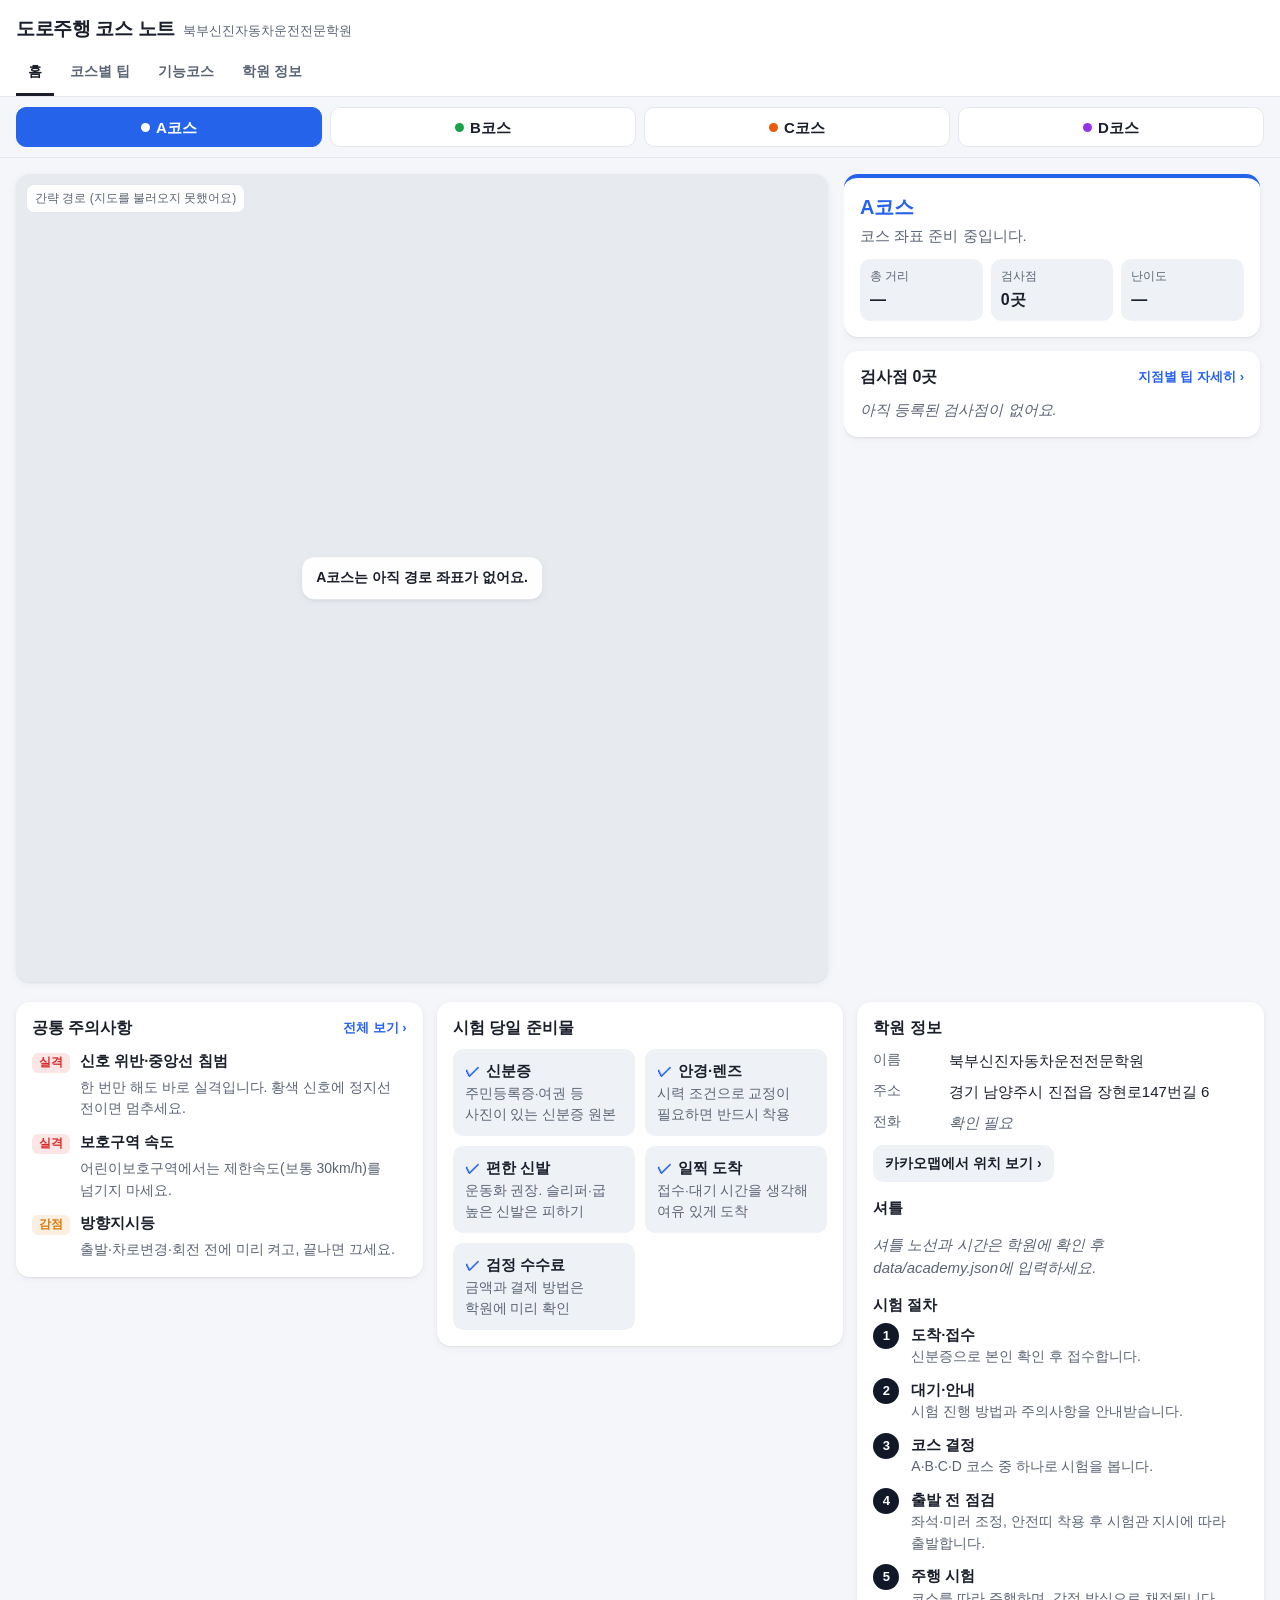
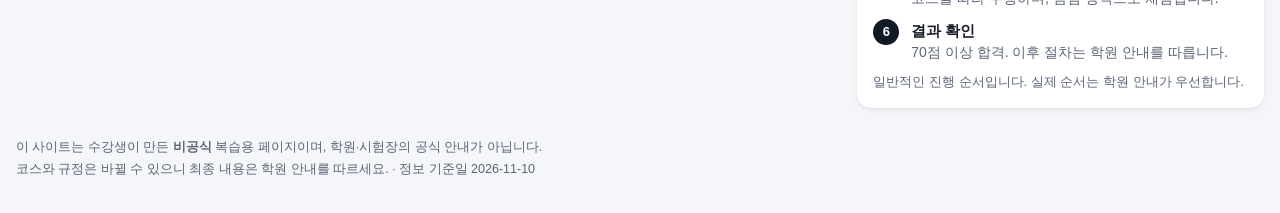
<file: index.html>
<!DOCTYPE html>
<html lang="ko">
<head>
  <meta charset="utf-8">
  <meta name="viewport" content="width=device-width, initial-scale=1, viewport-fit=cover">
  <title>도로주행 코스 노트</title>
  <meta name="description" content="북부신진자동차운전전문학원 도로주행 A·B·C·D 코스와 검사점, 시험 팁을 빠르게 복습하는 비공식 안내 페이지">
  <meta name="theme-color" content="#ffffff">
  <link rel="stylesheet" href="css/style.css">
</head>
<body>
  <header class="site-header">
    <div class="site-header__inner">
      <a class="brand" href="./">
        <span class="brand__title">도로주행 코스 노트</span>
        <span class="brand__sub">북부신진자동차운전전문학원</span>
      </a>
      <nav class="page-nav" aria-label="페이지">
        <a href="./" aria-current="page">홈</a>
        <a href="tips.html">코스별 팁</a>
        <a href="function.html">기능코스</a>
        <a href="#academy">학원 정보</a>
      </nav>
    </div>
  </header>

  <div class="course-tabs">
    <div class="course-tabs__inner" id="course-tabs" aria-label="코스 선택"></div>
  </div>

  <main>
    <div class="course-layout">
      <div class="map-wrap" id="map-wrap">
        <div class="map-status" id="map-status">지도를 불러오는 중…</div>
        <div class="map" id="map"></div>
        <div class="map-info" id="map-info" hidden aria-live="polite">
          <div class="map-info__title" id="map-info-title"></div>
          <div class="map-info__tip" id="map-info-tip"></div>
          <button type="button" class="map-info__close" id="map-info-close" aria-label="닫기">×</button>
        </div>
      </div>

      <div class="panel" id="panel">
        <section class="card summary" id="summary" aria-live="polite"></section>
        <section class="card" aria-labelledby="cp-title">
          <h2 class="card__title"><span id="cp-title">검사점</span><a id="tips-link" href="tips.html">지점별 팁 자세히 ›</a></h2>
          <ol class="cp-list" id="cp-list"></ol>
        </section>
      </div>
    </div>

    <div class="sections">
      <section class="card" aria-labelledby="caution-title">
        <h2 class="card__title"><span id="caution-title">공통 주의사항</span><a href="tips.html#common">전체 보기 ›</a></h2>
        <ul class="caution-list" id="caution-preview"></ul>
      </section>

      <section class="card" aria-labelledby="prep-title">
        <h2 class="card__title" id="prep-title">시험 당일 준비물</h2>
        <ul class="prep-list" id="prep-list"></ul>
      </section>

      <section class="card" id="academy" aria-labelledby="academy-title">
        <h2 class="card__title" id="academy-title">학원 정보</h2>
        <div id="academy-body"></div>
      </section>
    </div>
  </main>

  <footer class="site-footer">
    <p>이 사이트는 수강생이 만든 <strong>비공식</strong> 복습용 페이지이며, 학원·시험장의 공식 안내가 아닙니다.</p>
    <p>코스와 규정은 바뀔 수 있으니 최종 내용은 학원 안내를 따르세요. · 정보 기준일 <span id="updated-at">-</span></p>
  </footer>

  <script src="js/config.js"></script>
  <script src="js/common.js"></script>
  <script src="js/shared.js"></script>
  <script src="js/main.js"></script>
</body>
</html>
</file>
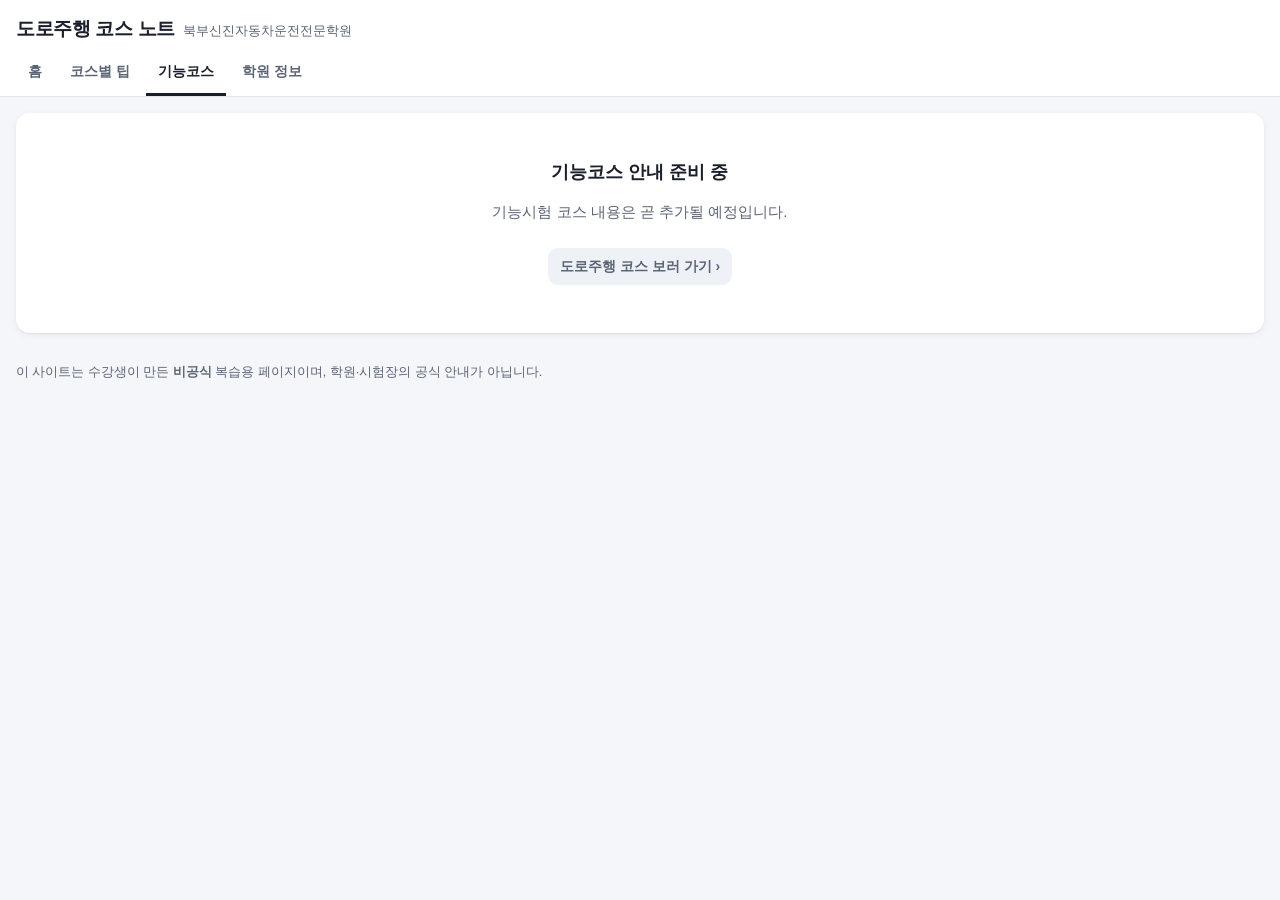
<file: function.html>
<!DOCTYPE html>
<html lang="ko">
<head>
  <meta charset="utf-8">
  <meta name="viewport" content="width=device-width, initial-scale=1, viewport-fit=cover">
  <title>기능코스 안내</title>
  <meta name="theme-color" content="#ffffff">
  <link rel="stylesheet" href="css/style.css">
</head>
<body>
  <header class="site-header">
    <div class="site-header__inner">
      <a class="brand" href="./">
        <span class="brand__title">도로주행 코스 노트</span>
        <span class="brand__sub">북부신진자동차운전전문학원</span>
      </a>
      <nav class="page-nav" aria-label="페이지">
        <a href="./">홈</a>
        <a href="tips.html">코스별 팁</a>
        <a href="function.html" aria-current="page">기능코스</a>
        <a href="./#academy">학원 정보</a>
      </nav>
    </div>
  </header>

  <main class="sections" style="padding-top:16px">
    <section class="card empty span-2">
      <h1 class="empty__title">기능코스 안내 준비 중</h1>
      <p>기능시험 코스 내용은 곧 추가될 예정입니다.</p>
      <a class="link-btn" href="./">도로주행 코스 보러 가기 ›</a>
    </section>
  </main>

  <footer class="site-footer">
    <p>이 사이트는 수강생이 만든 <strong>비공식</strong> 복습용 페이지이며, 학원·시험장의 공식 안내가 아닙니다.</p>
  </footer>
</body>
</html>
</file>
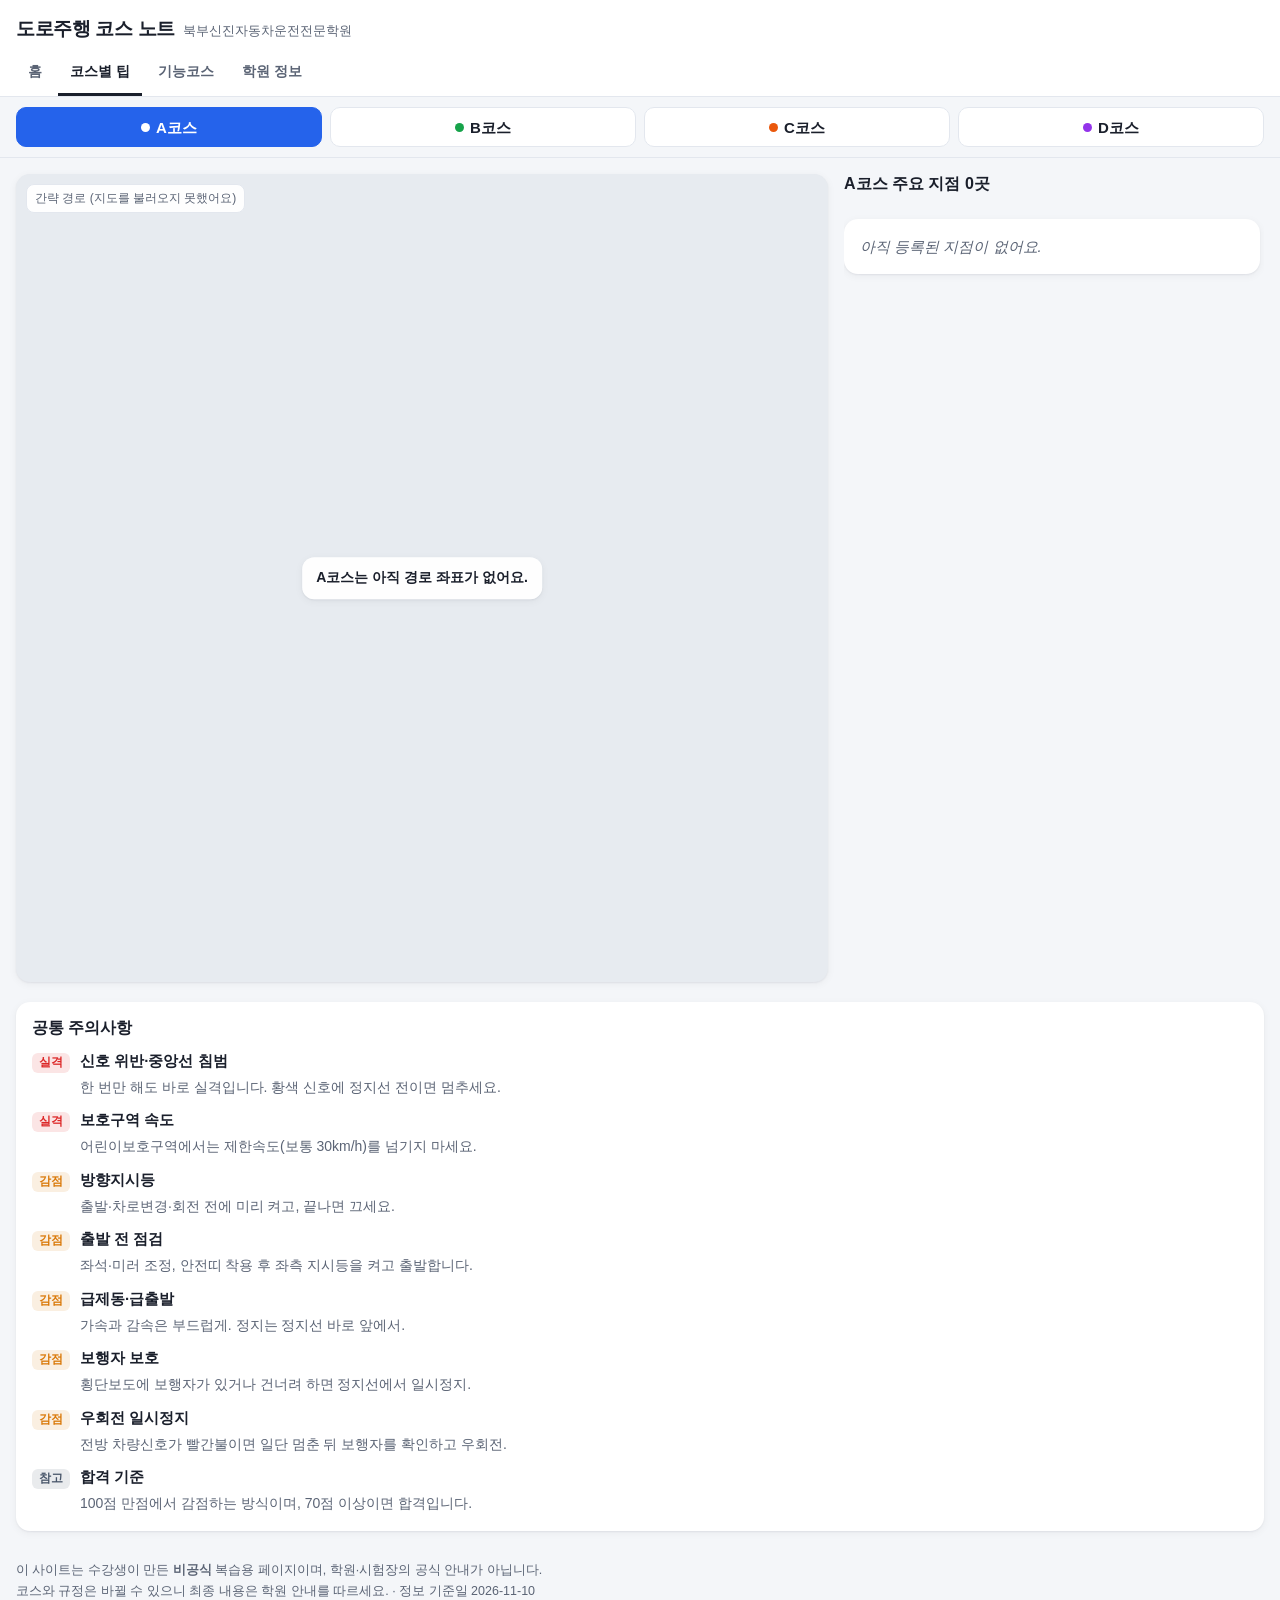
<file: tips.html>
<!DOCTYPE html>
<html lang="ko">
<head>
  <meta charset="utf-8">
  <meta name="viewport" content="width=device-width, initial-scale=1, viewport-fit=cover">
  <title>코스별 지점 팁</title>
  <meta name="description" content="도로주행 A·B·C·D 코스의 주요 지점과 지점별 주의사항">
  <meta name="theme-color" content="#ffffff">
  <link rel="stylesheet" href="css/style.css">
</head>
<body>
  <header class="site-header">
    <div class="site-header__inner">
      <a class="brand" href="./">
        <span class="brand__title">도로주행 코스 노트</span>
        <span class="brand__sub">북부신진자동차운전전문학원</span>
      </a>
      <nav class="page-nav" aria-label="페이지">
        <a href="./">홈</a>
        <a href="tips.html" aria-current="page">코스별 팁</a>
        <a href="function.html">기능코스</a>
        <a href="./#academy">학원 정보</a>
      </nav>
    </div>
  </header>

  <div class="course-tabs">
    <div class="course-tabs__inner" id="course-tabs" aria-label="코스 선택"></div>
  </div>

  <main>
    <div class="course-layout">
      <div class="map-wrap" id="map-wrap">
        <div class="map-status" id="map-status">지도를 불러오는 중…</div>
        <div class="map" id="map"></div>
      </div>

      <div class="panel" id="panel">
        <h2 class="card__title" id="points-title">주요 지점</h2>
        <ol class="point-list" id="point-list"></ol>
      </div>
    </div>

    <div class="sections">
      <section class="card span-2" id="common" aria-labelledby="common-title">
        <h2 class="card__title" id="common-title">공통 주의사항</h2>
        <ul class="caution-list" id="caution-list"></ul>
      </section>
    </div>
  </main>

  <footer class="site-footer">
    <p>이 사이트는 수강생이 만든 <strong>비공식</strong> 복습용 페이지이며, 학원·시험장의 공식 안내가 아닙니다.</p>
    <p>코스와 규정은 바뀔 수 있으니 최종 내용은 학원 안내를 따르세요. · 정보 기준일 <span id="updated-at">-</span></p>
  </footer>

  <script src="js/config.js"></script>
  <script src="js/common.js"></script>
  <script src="js/shared.js"></script>
  <script src="js/tips.js"></script>
</body>
</html>
</file>
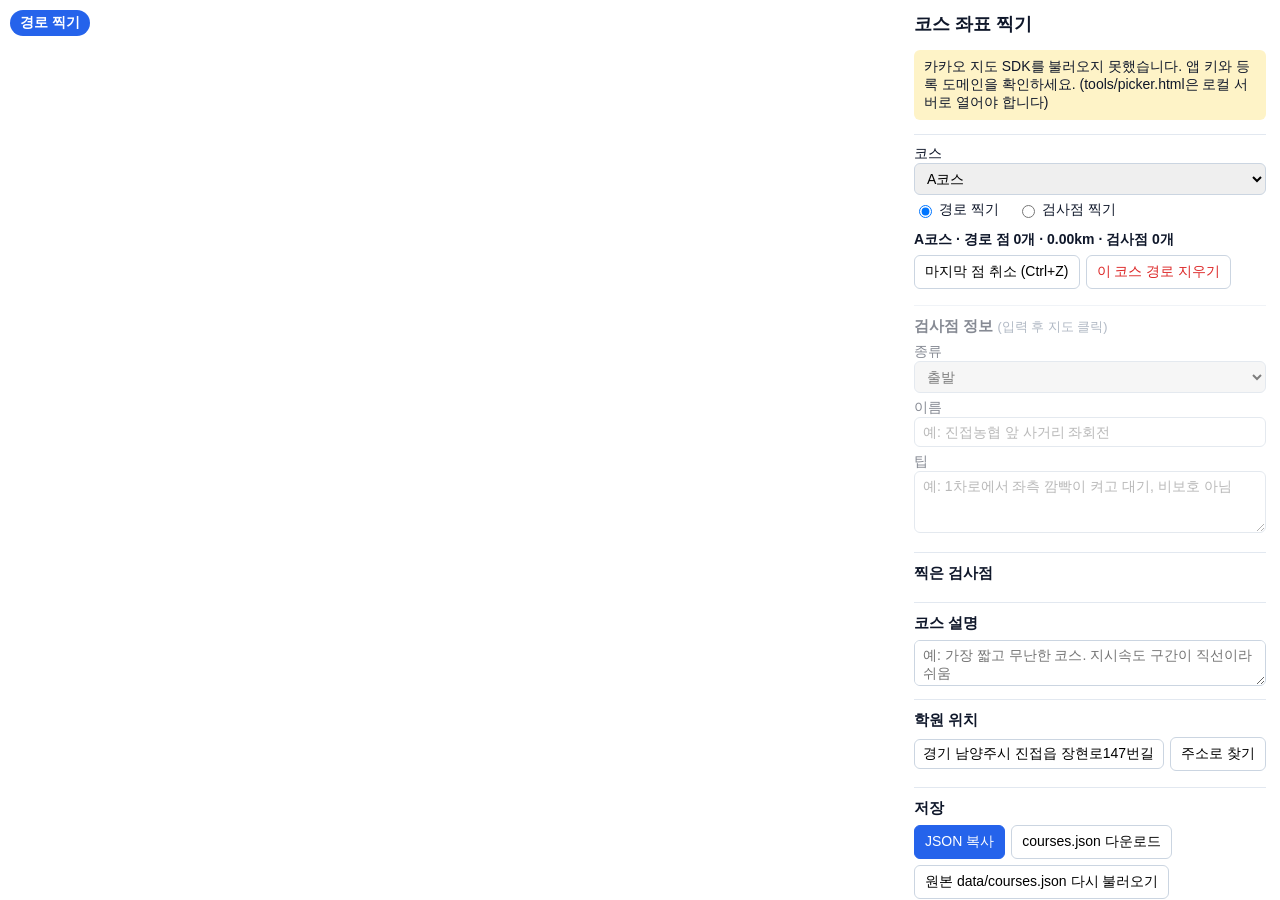
<file: tools/picker.html>
<!doctype html>
<html lang="ko">
<head>
  <meta charset="utf-8">
  <meta name="viewport" content="width=device-width, initial-scale=1">
  <meta name="robots" content="noindex">
  <title>코스 좌표 찍기 도구</title>
  <link rel="stylesheet" href="picker.css">
</head>
<body>
  <div class="wrap">
    <div class="map-area">
      <div id="map"></div>
      <div id="mode-badge" class="mode-badge">경로 찍기</div>
    </div>

    <aside class="side">
      <h1>코스 좌표 찍기</h1>
      <p id="msg" class="msg" hidden></p>

      <section>
        <label>코스
          <select id="course"></select>
        </label>
        <div class="row">
          <label class="radio"><input type="radio" name="mode" value="path" checked> 경로 찍기</label>
          <label class="radio"><input type="radio" name="mode" value="checkpoint"> 검사점 찍기</label>
        </div>
        <p id="stats" class="stats"></p>
        <div class="row">
          <button id="undo" type="button">마지막 점 취소 (Ctrl+Z)</button>
          <button id="clear-path" type="button" class="danger">이 코스 경로 지우기</button>
        </div>
      </section>

      <section id="cp-form" class="cp-form">
        <h2>검사점 정보 <small>(입력 후 지도 클릭)</small></h2>
        <label>종류 <select id="cp-type"></select></label>
        <label>이름 <input id="cp-label" type="text" placeholder="예: 진접농협 앞 사거리 좌회전"></label>
        <label>팁 <textarea id="cp-tip" rows="3" placeholder="예: 1차로에서 좌측 깜빡이 켜고 대기, 비보호 아님"></textarea></label>
      </section>

      <section>
        <h2>찍은 검사점</h2>
        <p id="cp-count" class="hint"></p>
        <ol id="cp-list" class="cp-list"></ol>
      </section>

      <section>
        <h2>코스 설명</h2>
        <textarea id="summary" rows="2" placeholder="예: 가장 짧고 무난한 코스. 지시속도 구간이 직선이라 쉬움"></textarea>
      </section>

      <section>
        <h2>학원 위치</h2>
        <div class="row">
          <input id="address" type="text">
          <button id="geocode" type="button">주소로 찾기</button>
        </div>
      </section>

      <section>
        <h2>저장</h2>
        <div class="row">
          <button id="copy" type="button" class="primary">JSON 복사</button>
          <button id="download" type="button">courses.json 다운로드</button>
        </div>
        <div class="row">
          <button id="reload" type="button">원본 data/courses.json 다시 불러오기</button>
        </div>
        <textarea id="output" rows="8" readonly></textarea>
        <p class="hint">작업 내용은 이 브라우저에 자동 임시저장됩니다.</p>
      </section>
    </aside>
  </div>

  <script src="../js/config.js"></script>
  <script src="../js/common.js"></script>
  <script src="picker.js"></script>
</body>
</html>
</file>
<file: css/style.css>
/* ===== Tokens ===== */
:root {
  --bg: #f4f6f9;
  --surface: #ffffff;
  --text: #1a1f2b;
  --muted: #5b6475;
  --line: #e3e7ee;
  --soft: #eef2f7;
  --course: #2563eb;          /* 선택 코스 색 (JS가 갱신) */
  --course-soft: #e8efff;
  --danger: #dc2626;
  --warn: #d97706;
  --radius: 14px;
  --shadow: 0 1px 2px rgba(16, 24, 40, .06), 0 2px 8px rgba(16, 24, 40, .05);
  --tabs-h: 60px;
  --font: -apple-system, BlinkMacSystemFont, "Apple SD Gothic Neo", "Pretendard", "Noto Sans KR", "Malgun Gothic", sans-serif;
}

* { box-sizing: border-box; }
html { -webkit-text-size-adjust: 100%; scroll-padding-top: calc(var(--tabs-h) + 8px); }
body {
  margin: 0;
  background: var(--bg);
  color: var(--text);
  font-family: var(--font);
  font-size: 15px;
  line-height: 1.55;
  word-break: keep-all;
}
a { color: inherit; }
button { font: inherit; color: inherit; }
h1, h2, h3 { margin: 0; line-height: 1.3; }
.sr-only { position: absolute; width: 1px; height: 1px; overflow: hidden; clip: rect(0 0 0 0); white-space: nowrap; }

/* ===== Header ===== */
.site-header {
  background: var(--surface);
  border-bottom: 1px solid var(--line);
}
.site-header__inner {
  max-width: 1280px;
  margin: 0 auto;
  padding: 14px 16px 0;
}
.brand { display: flex; align-items: baseline; gap: 8px; flex-wrap: wrap; text-decoration: none; }
.brand__title { font-size: 19px; font-weight: 800; letter-spacing: -.02em; }
.brand__sub { font-size: 13px; color: var(--muted); }

.page-nav { display: flex; gap: 4px; margin-top: 10px; overflow-x: auto; scrollbar-width: none; }
.page-nav::-webkit-scrollbar { display: none; }
.page-nav a {
  flex: none;
  padding: 8px 12px 10px;
  font-size: 14px;
  font-weight: 600;
  color: var(--muted);
  text-decoration: none;
  border-bottom: 3px solid transparent;
}
.page-nav a[aria-current="page"] { color: var(--text); border-bottom-color: var(--text); }

/* ===== Course tabs (sticky) ===== */
.course-tabs {
  position: sticky;
  top: 0;
  z-index: 50;
  background: rgba(244, 246, 249, .94);
  backdrop-filter: saturate(1.4) blur(8px);
  -webkit-backdrop-filter: saturate(1.4) blur(8px);
  border-bottom: 1px solid var(--line);
}
.course-tabs__inner {
  max-width: 1280px;
  margin: 0 auto;
  padding: 10px 16px;
  display: grid;
  grid-template-columns: repeat(4, 1fr);
  gap: 8px;
}
.course-tab {
  height: 40px;
  border: 1.5px solid var(--line);
  border-radius: 10px;
  background: var(--surface);
  font-weight: 700;
  font-size: 15px;
  cursor: pointer;
  display: inline-flex;
  align-items: center;
  justify-content: center;
  gap: 6px;
  transition: background .15s, border-color .15s, color .15s;
}
.course-tab__dot { width: 9px; height: 9px; border-radius: 50%; background: var(--c); }
.course-tab[aria-selected="true"] { background: var(--c); border-color: var(--c); color: #fff; }
.course-tab[aria-selected="true"] .course-tab__dot { background: #fff; }
.course-tab:focus-visible { outline: 3px solid var(--c); outline-offset: 2px; }

/* ===== Course layout: map + panel ===== */
.course-layout { max-width: 1280px; margin: 0 auto; }
.map-wrap { position: relative; height: 50vh; min-height: 280px; background: #e7ebf0; isolation: isolate; }
.map { position: absolute; inset: 0; }
.map-status {
  position: absolute; inset: 0; display: grid; place-items: center;
  color: var(--muted); font-size: 14px; z-index: 1;
}
.map-notice {
  position: absolute; left: 10px; top: 10px; z-index: 3;
  background: rgba(255, 255, 255, .94); border: 1px solid var(--line);
  border-radius: 8px; padding: 4px 8px; font-size: 12px; color: var(--muted);
  pointer-events: none;
}
.map-empty {
  position: absolute; left: 50%; top: 50%; transform: translate(-50%, -50%); z-index: 3;
  background: rgba(255, 255, 255, .96); border-radius: 12px; box-shadow: var(--shadow);
  padding: 10px 14px; font-size: 14px; font-weight: 600; white-space: nowrap; pointer-events: none;
}
.map-empty[hidden] { display: none; }
.map-info {
  position: absolute; left: 10px; right: 10px; bottom: 10px; z-index: 3;
  background: var(--surface); border-radius: 12px; box-shadow: 0 4px 16px rgba(16, 24, 40, .18);
  padding: 10px 40px 10px 12px; font-size: 14px;
}
.map-info[hidden] { display: none; }
.map-info__title { font-weight: 700; display: flex; align-items: center; gap: 6px; flex-wrap: wrap; }
.map-info__tip { color: var(--muted); margin-top: 2px; }
.map-info__close {
  position: absolute; right: 4px; top: 4px; width: 32px; height: 32px;
  border: 0; background: none; font-size: 20px; color: var(--muted); cursor: pointer;
}

.panel { padding: 16px; display: grid; gap: 14px; align-content: start; }

/* ===== Map pins (Kakao overlay & fallback SVG share look) ===== */
.pin {
  width: 30px; height: 30px; border-radius: 50%;
  background: var(--c, var(--course)); color: #fff; border: 2.5px solid #fff;
  font-weight: 800; font-size: 14px; line-height: 1;
  display: grid; place-items: center; cursor: pointer; padding: 0;
  box-shadow: 0 2px 6px rgba(0, 0, 0, .3);
  transition: transform .15s;
}
.pin.is-active { transform: scale(1.3); box-shadow: 0 0 0 4px rgba(255, 255, 255, .7), 0 3px 10px rgba(0, 0, 0, .35); }
.endpoint {
  padding: 4px 9px; border-radius: 999px; background: #111827; color: #fff;
  font-size: 12px; font-weight: 700; white-space: nowrap; box-shadow: 0 2px 6px rgba(0, 0, 0, .3);
}
.fallback-svg { width: 100%; height: 100%; display: block; }
.fallback-svg .fb-pin { cursor: pointer; outline: none; }
.fallback-svg .fb-pin:focus-visible circle { stroke: #111827; }
.fallback-svg .fb-pin.is-active circle { stroke-width: 5; r: 20; }

/* ===== Cards ===== */
.card {
  background: var(--surface);
  border-radius: var(--radius);
  box-shadow: var(--shadow);
  padding: 16px;
}
.card__title { font-size: 16px; font-weight: 800; margin-bottom: 10px; display: flex; align-items: center; justify-content: space-between; gap: 8px; }
.card__title a { font-size: 13px; font-weight: 600; color: var(--course); text-decoration: none; white-space: nowrap; }
.card__title a:hover { text-decoration: underline; }

/* Summary */
.summary { border-top: 4px solid var(--course); }
.summary__name { font-size: 20px; font-weight: 800; color: var(--course); }
.summary__desc { margin: 4px 0 12px; color: var(--muted); }
.stats { display: grid; grid-template-columns: repeat(3, 1fr); gap: 8px; margin: 0; }
.stat { background: var(--soft); border-radius: 10px; padding: 8px 10px; }
.stat dt { font-size: 12px; color: var(--muted); }
.stat dd { margin: 2px 0 0; font-size: 16px; font-weight: 800; white-space: nowrap; }
.stars { color: #f59e0b; letter-spacing: 1px; }
.stars .off { color: #d6dbe3; }

/* Checkpoint list */
.cp-list { list-style: none; margin: 0; padding: 0; display: grid; gap: 6px; }
.cp {
  width: 100%; text-align: left; cursor: pointer;
  display: grid; grid-template-columns: 30px 1fr; gap: 10px; align-items: start;
  padding: 10px; border-radius: 12px; border: 1.5px solid transparent; background: var(--soft);
  transition: border-color .15s, background .15s;
}
.cp:hover { background: var(--course-soft); }
.cp.is-active { border-color: var(--course); background: var(--course-soft); }
.cp:focus-visible { outline: 3px solid var(--course); outline-offset: 2px; }
.cp__no {
  width: 28px; height: 28px; border-radius: 50%; background: var(--course); color: #fff;
  font-weight: 800; font-size: 14px; display: grid; place-items: center;
}
.cp__head { display: flex; align-items: center; gap: 6px; flex-wrap: wrap; }
.cp__name { font-weight: 700; }
.cp__tip { display: block; color: var(--muted); font-size: 14px; margin-top: 2px; }

.badge {
  display: inline-block; padding: 1px 7px; border-radius: 6px;
  font-size: 11.5px; font-weight: 700; color: var(--b, #475569);
  background: color-mix(in srgb, var(--b, #475569) 12%, white);
  white-space: nowrap;
}
.badge--실격 { --b: var(--danger); }
.badge--감점 { --b: var(--warn); }
.badge--참고 { --b: #475569; }

/* ===== Below sections ===== */
.sections { max-width: 1280px; margin: 0 auto; padding: 0 16px 8px; display: grid; gap: 14px; align-items: start; }

.caution-list, .prep-list, .steps { list-style: none; margin: 0; padding: 0; display: grid; gap: 10px; }
.caution { display: grid; grid-template-columns: auto 1fr; gap: 4px 10px; align-items: baseline; }
.caution__title { font-weight: 700; }
.caution__desc { grid-column: 2; color: var(--muted); font-size: 14px; }

.prep-list { grid-template-columns: repeat(auto-fill, minmax(150px, 1fr)); }
.prep { background: var(--soft); border-radius: 10px; padding: 10px 12px; }
.prep__title { font-weight: 700; }
.prep__title::before { content: "✓"; color: var(--course); font-weight: 800; margin-right: 6px; }
.prep__desc { color: var(--muted); font-size: 13.5px; margin-top: 2px; }

.info-rows { margin: 0; display: grid; grid-template-columns: 64px 1fr; gap: 8px 12px; }
.info-rows dt { color: var(--muted); font-size: 14px; }
.info-rows dd { margin: 0; }
.todo { color: var(--muted); font-style: italic; }
.info-sub { font-weight: 800; margin: 16px 0 8px; font-size: 15px; }
.note { color: var(--muted); font-size: 13px; margin: 8px 0 0; }
.link-btn {
  display: inline-block; margin-top: 10px; padding: 8px 12px; border-radius: 10px;
  background: var(--soft); font-weight: 700; font-size: 14px; text-decoration: none;
}

.steps { counter-reset: step; }
.step { display: grid; grid-template-columns: 28px 1fr; gap: 10px; counter-increment: step; }
.step::before {
  content: counter(step); width: 26px; height: 26px; border-radius: 50%;
  background: #111827; color: #fff; font-weight: 800; font-size: 13px; display: grid; place-items: center;
}
.step__title { font-weight: 700; }
.step__desc { color: var(--muted); font-size: 14px; }

/* ===== Tips page: point details ===== */
.point-list { list-style: none; margin: 0; padding: 0; display: grid; gap: 10px; }
.point {
  background: var(--surface); border-radius: var(--radius); box-shadow: var(--shadow);
  padding: 14px; border: 2px solid transparent; transition: border-color .2s;
}
.point.is-active { border-color: var(--course); }
.point__head {
  display: grid; grid-template-columns: 30px 1fr; gap: 10px; align-items: center;
  width: 100%; padding: 0; border: 0; background: none; text-align: left; cursor: pointer;
}
.point__name { font-weight: 800; font-size: 16px; }
.point__body { margin: 8px 0 0 40px; font-size: 14.5px; }
.point__tip { font-weight: 600; }
.point__label { font-size: 12px; font-weight: 700; color: var(--muted); margin: 8px 0 2px; }
.point ul { margin: 0; padding-left: 18px; }
.point li + li { margin-top: 2px; }
.point__general { color: var(--muted); }

/* ===== Empty / error ===== */
.empty { text-align: center; padding: 48px 16px; color: var(--muted); }
.empty__title { font-size: 18px; font-weight: 800; color: var(--text); margin-bottom: 6px; }
.error { background: #fef2f2; color: #991b1b; border-radius: 10px; padding: 12px; font-size: 14px; }

/* ===== Footer ===== */
.site-footer { max-width: 1280px; margin: 0 auto; padding: 20px 16px 32px; color: var(--muted); font-size: 12.5px; }
.site-footer p { margin: 2px 0; }

/* ===== PC layout ===== */
@media (min-width: 768px) {
  .course-layout {
    display: grid;
    grid-template-columns: minmax(0, 1fr) 380px;
    height: calc(100dvh - var(--tabs-h));
    min-height: 520px;
    padding: 16px;
    gap: 16px;
  }
  .map-wrap { height: 100%; border-radius: var(--radius); overflow: hidden; box-shadow: var(--shadow); }
  .panel { padding: 0 4px 0 0; overflow-y: auto; overscroll-behavior: contain; }
  .sections { grid-template-columns: repeat(2, 1fr); padding-top: 4px; }
  .sections .span-2 { grid-column: 1 / -1; }
  .map-empty {
  position: absolute; left: 50%; top: 50%; transform: translate(-50%, -50%); z-index: 3;
  background: rgba(255, 255, 255, .96); border-radius: 12px; box-shadow: var(--shadow);
  padding: 10px 14px; font-size: 14px; font-weight: 600; white-space: nowrap; pointer-events: none;
}
.map-empty[hidden] { display: none; }
.map-info { left: auto; right: 12px; width: 340px; }
}
@media (min-width: 1100px) {
  .course-layout { grid-template-columns: minmax(0, 1fr) 420px; }
  .sections { grid-template-columns: repeat(3, 1fr); }
}
</file>
<file: tools/picker.css>
* { box-sizing: border-box; }
html, body { margin: 0; height: 100%; }
body { font-family: -apple-system, BlinkMacSystemFont, "Apple SD Gothic Neo", "Noto Sans KR", sans-serif; font-size: 14px; color: #0f172a; }
.wrap { display: flex; flex-direction: column; height: 100%; }
.map-area { position: relative; height: 60vh; }
#map { width: 100%; height: 100%; }
.mode-badge {
  position: absolute; left: 10px; top: 10px; z-index: 5;
  padding: 4px 10px; border-radius: 999px; background: #2563eb; color: #fff; font-weight: 700;
}
.mode-badge.cp { background: #ea580c; }
.side { padding: 12px 14px 40px; overflow-y: auto; }
h1 { font-size: 1.1rem; margin: 0 0 8px; }
h2 { font-size: .95rem; margin: 0 0 6px; }
h2 small { font-weight: 400; color: #64748b; }
section { border-top: 1px solid #e2e8f0; padding: 10px 0; }
label { display: block; margin-bottom: 6px; }
label.radio { display: inline-flex; gap: 4px; align-items: center; margin-right: 12px; }
input[type=text], select, textarea { width: 100%; padding: 6px 8px; border: 1px solid #cbd5e1; border-radius: 6px; font: inherit; }
.row { display: flex; gap: 6px; flex-wrap: wrap; margin: 6px 0; align-items: center; }
.row input[type=text] { flex: 1; }
button { padding: 7px 10px; border: 1px solid #cbd5e1; border-radius: 6px; background: #fff; font: inherit; cursor: pointer; }
button.primary { background: #2563eb; color: #fff; border-color: #2563eb; }
button.danger { color: #dc2626; }
.stats { margin: 6px 0; font-weight: 600; }
.msg { padding: 8px 10px; border-radius: 6px; background: #fef3c7; }
.cp-form { opacity: .5; }
.cp-form.on { opacity: 1; }
.cp-list { padding-left: 22px; margin: 8px 0 0; }
.cp-item { margin-bottom: 6px; padding: 6px 8px; border: 1px solid #e2e8f0; border-radius: 8px; }
.cp-item::marker { font-weight: 700; }
.cp-item.editing { border-color: #ea580c; background: #fff7ed; }
.cp-head { display: flex; gap: 6px; align-items: center; flex-wrap: wrap; }
.cp-head .empty { color: #94a3b8; font-weight: 400; }
.cp-kind { font-size: 11px; font-weight: 700; padding: 0 5px; border: 1px solid; border-radius: 4px; }
.cp-tip { margin: 2px 0 0; color: #475569; white-space: pre-wrap; }
.cp-actions { display: flex; gap: 6px; margin-top: 6px; }
.cp-actions button { padding: 3px 10px; font-size: 12px; }
.cp-edit label { margin-bottom: 6px; }
.cp-dot { cursor: pointer; }
.cp-dot.editing { transform: scale(1.35); box-shadow: 0 0 0 3px #ea580c; }
.hint { color: #64748b; font-size: 12px; margin: 4px 0 0; }
textarea#output { font-family: ui-monospace, Menlo, monospace; font-size: 12px; }
.pt-dot { width: 8px; height: 8px; border-radius: 50%; background: #fff; border: 2px solid #0f172a; }
.cp-dot { width: 22px; height: 22px; border-radius: 50%; color: #fff; font-weight: 700; font-size: 11px; display: grid; place-items: center; border: 2px solid #fff; box-shadow: 0 1px 3px rgba(0,0,0,.4); }

@media (min-width: 900px) {
  .wrap { flex-direction: row; }
  .map-area { flex: 1; height: 100%; }
  .side { width: 380px; height: 100%; }
}
</file>
